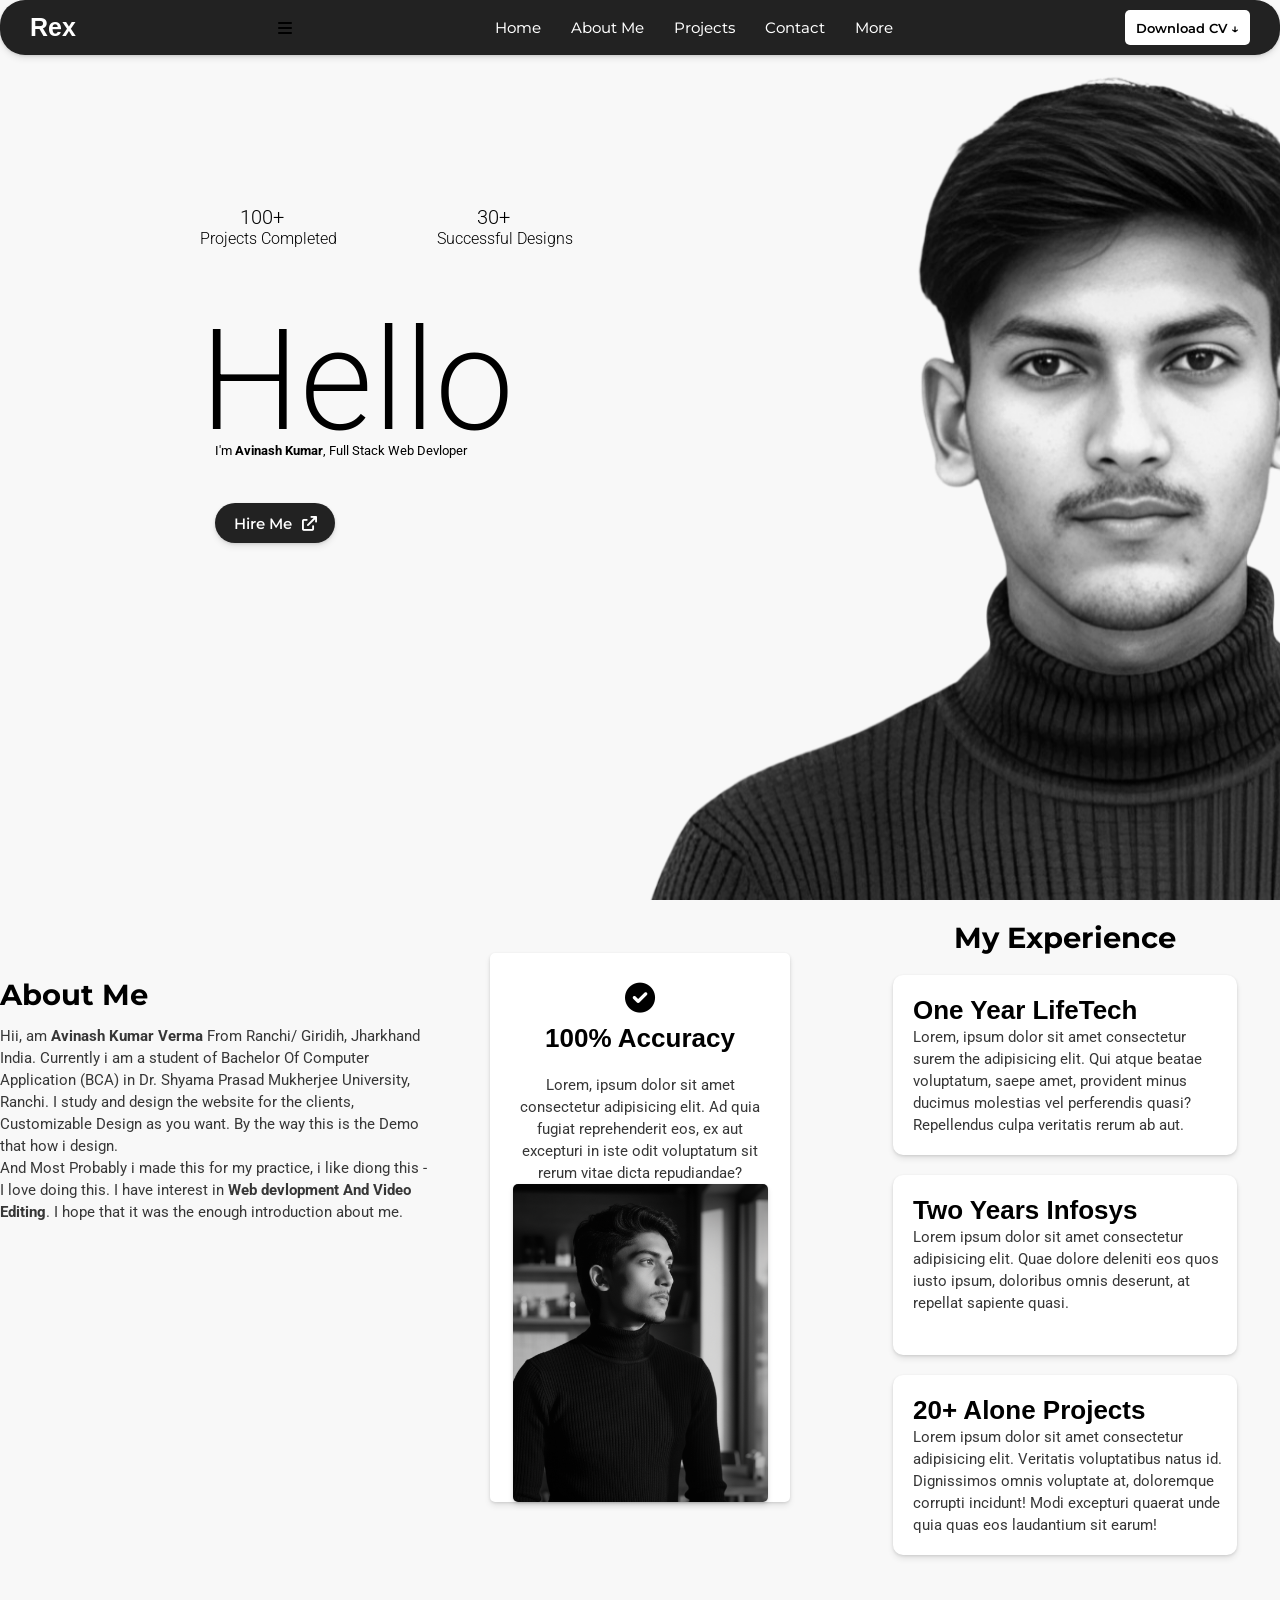
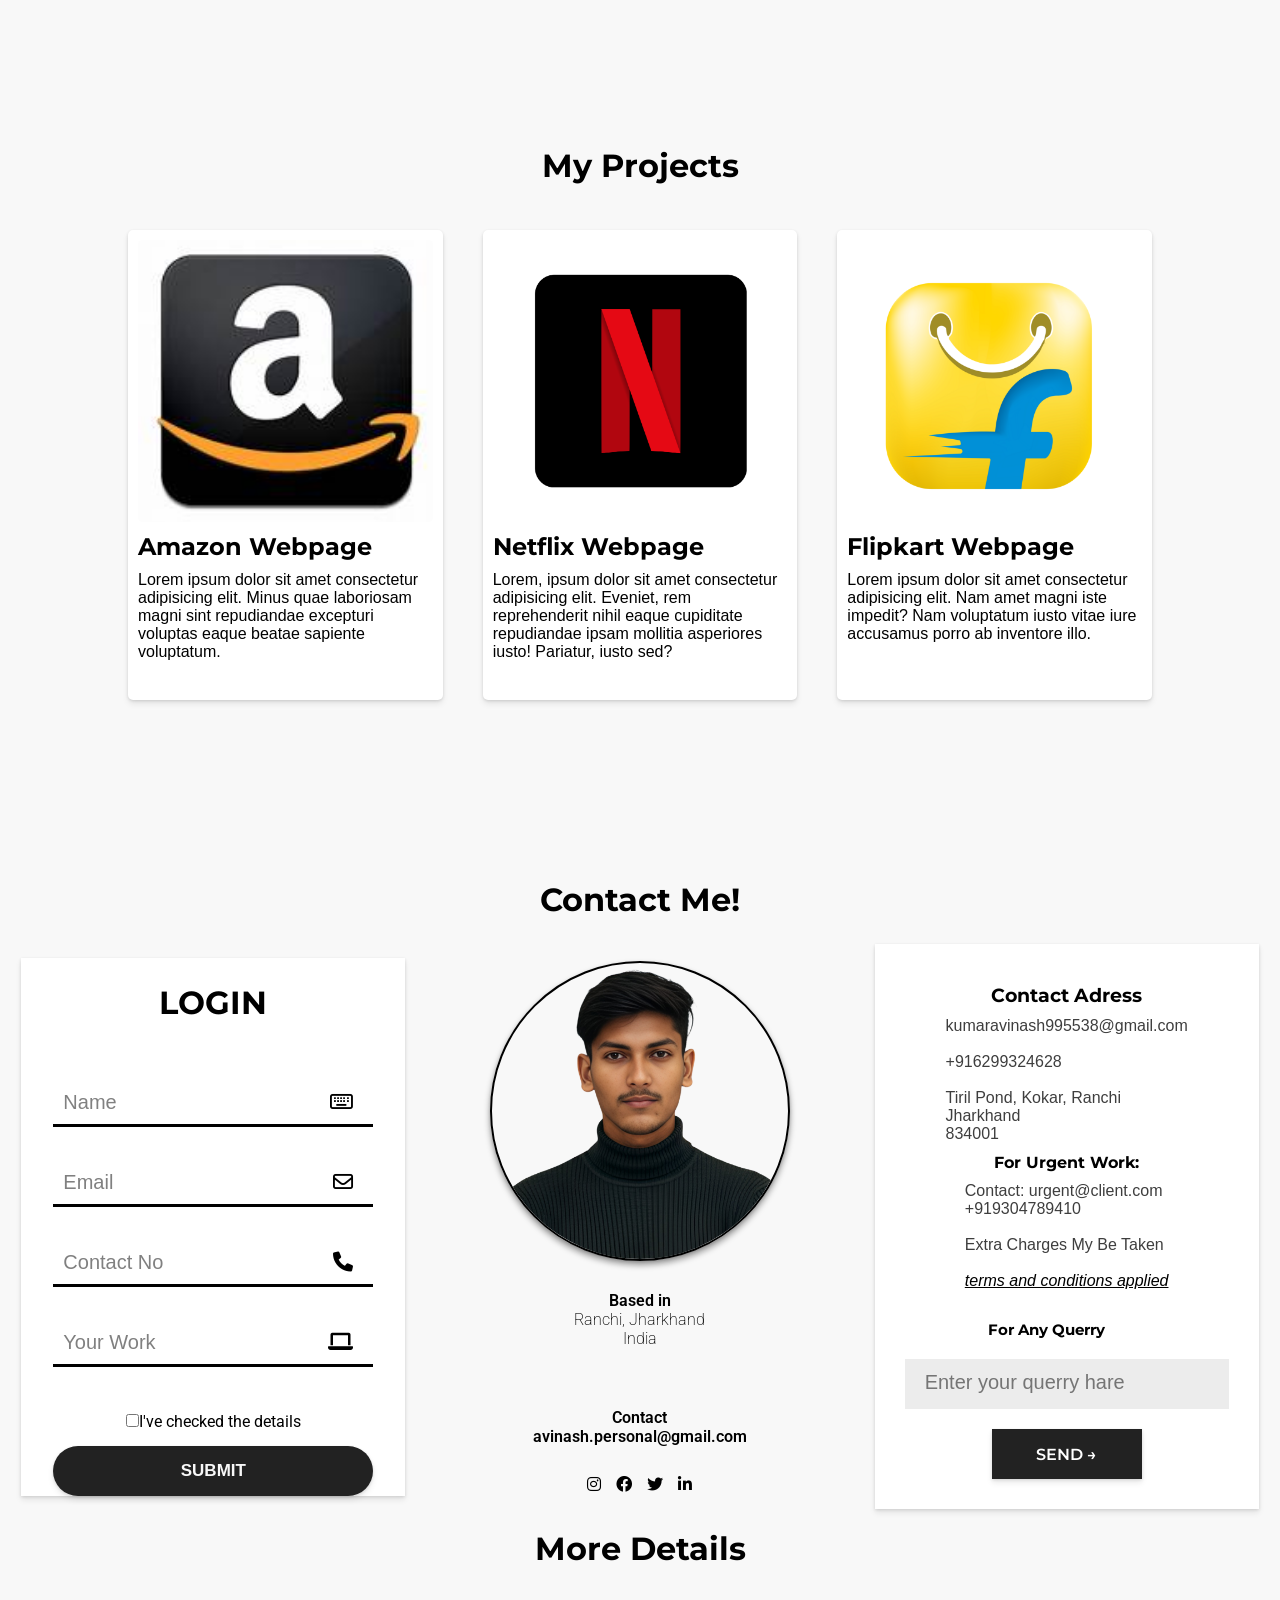
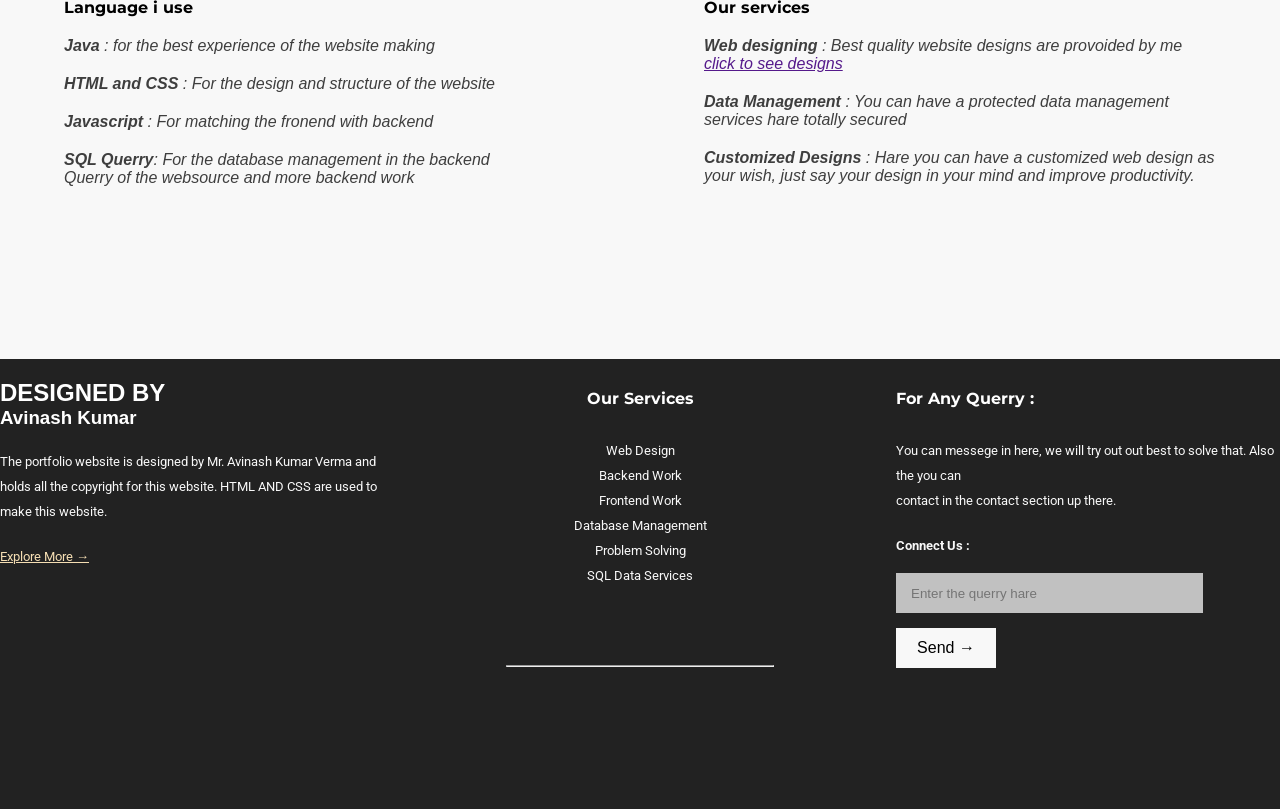
<file: index.html>
<!DOCTYPE html>
<html lang="en">

<head>
    <meta charset="UTF-8">
    <meta name="viewport" content="width=device-width, initial-scale=1.0">
    <title>Portfolio</title>
    <link rel="stylesheet" href="portfolio.css">

    <!-- ================================ Fonts - Montserrat, Poppins, Roboto ================================ -->

    <link rel="preconnect" href="https://fonts.googleapis.com">
    <link rel="preconnect" href="https://fonts.gstatic.com" crossorigin>
    <link
        href="https://fonts.googleapis.com/css2?family=Montserrat:ital,wght@0,100..900;1,100..900&family=Poppins:ital,wght@0,100;0,200;0,300;0,400;0,500;0,600;0,700;0,800;0,900;1,100;1,200;1,300;1,400;1,500;1,600;1,700;1,800;1,900&family=Roboto:ital,wght@0,100..900;1,100..900&display=swap"
        rel="stylesheet">

    <!-- ======================================== CDN links =============================================== -->
    <link href="https://cdnjs.cloudflare.com/ajax/libs/font-awesome/6.0.0-beta3/css/all.min.css" rel="stylesheet">


</head>



<script>
function toggleMenu() {
    document.querySelector(".nav ul").classList.toggle("show");
}
</script>




<body>
    <div id="home" class="home-page">
        <div class="nav">
            <div class="logo">Rex</div>
            <i class="fa-solid fa-bars menu-icon" onclick="toggleMenu()"></i>

            <ul>
                <li><a href="#home">Home</a></li>
                <li><a href="#about">About Me</a></li>
                <li><a href="#projects">Projects</a></li>
                <li><a href="#contact">Contact</a></li>
                <li><a href="#more">More</a></li>
            </ul>
            <button>Download CV  &darr;</button>
        </div>
        <img class="background-img" src="IMAGES/Bw Image.png" alt="Myimage">
        <div class="contents">
            <div class="upper">
            <p><span>100+<br></span>Projects Completed</p>
            <p><span>30+<br></span>Successful Designs</p>
            </div>
            <div class="lower">
            <h1>Hello</h1>
            <p class="down-words">I'm <b>Avinash Kumar</b>, Full Stack Web Devloper</p>
            </div>
            <div class="hire-button">
                Hire Me <i class="fa-solid fa-arrow-up-right-from-square"></i>
            </div>
        </div>
    </div>

<!-- ================================================== About Section ==================================== -->


    <div id="about" class="about-page">
        <div class="about-content">
            <div class="about-info">

                
                <h1>About Me</h1>
                <p>Hii, am <b>Avinash Kumar Verma</b> From Ranchi/ Giridih, Jharkhand India. Currently i am a student of Bachelor Of Computer Application (BCA) in Dr. Shyama Prasad Mukherjee University, Ranchi. I study and design the website for the clients, Customizable Design as you want. By the way this is the Demo that how i design. <br> And Most Probably i made this for my practice, i like diong this - I love doing this. I have interest in <b>Web devlopment And Video Editing</b>. I hope that it was the enough introduction about me.</p>

            </div>
            <div class="img-info">
                <div class="content">
                    <div class="write-content">
                    <div class="icon">
                        <i class="fa-solid fa-circle-check"></i>
                    </div>
                    <h1>100% Accuracy</h1>
                    <p>Lorem, ipsum dolor sit amet consectetur adipisicing elit. Ad quia fugiat reprehenderit eos, ex aut excepturi in iste odit voluptatum sit rerum vitae dicta repudiandae?</p>
                    </div>
                </div>
                <div class="img-sec">
                    <div class="image">
                        <img src="IMAGES/Img 2.png" alt="image">
                    </div>
                </div>
            </div>
            <div class="experience">
                <h1>My Experience</h1>
                <div class="exp"  id="exp1">
                    <h1>One Year LifeTech</h1>
                    <p>Lorem, ipsum dolor sit amet consectetur surem the adipisicing elit. Qui atque beatae voluptatum, saepe amet, provident minus ducimus molestias vel perferendis quasi? Repellendus culpa veritatis rerum ab aut.</p>
                </div>
                <div class="exp" id="exp2">
                    <h1>Two Years Infosys</h1>
                    <p>Lorem ipsum dolor sit amet consectetur adipisicing elit. Quae dolore deleniti eos quos iusto ipsum, doloribus omnis deserunt, at repellat sapiente quasi.</p>
                </div>
                <div class="exp" id="exp3">
                    <h1>20+ Alone Projects</h1>
                    <p>Lorem ipsum dolor sit amet consectetur adipisicing elit. Veritatis voluptatibus natus id. Dignissimos omnis voluptate at, doloremque corrupti incidunt! Modi excepturi quaerat unde quia quas eos laudantium sit earum!</p>
                </div>
            </div>
        </div>
    </div>

    <!-- ======================================= PROJECT SECTION ================================= -->

    <div class="projects" id="projects">
        <h1>My Projects</h1>
        <div class="projects-section">
        <div class="project1" id="project-details">
            <div class="project-image" id="project-image1">
                <img src="IMAGES/Amazon Logo.jpg" alt="amazon">
            </div>
            <div class="project-keywords" id="project-keyword1">
                <h2>Amazon Webpage</h2>
                <p>Lorem ipsum dolor sit amet consectetur adipisicing elit. Minus quae laboriosam magni sint repudiandae excepturi voluptas eaque beatae sapiente voluptatum.</p>
            </div>
        </div>
        <div class="project2" id="project-details">
            <div class="project-image" id="project-image2">
                <img src="IMAGES/Netflix Logo.png" alt="Netflix">
            </div>
            <div class="project-keywords" id="project-keyword2">
                <h2>Netflix Webpage</h2>
                <p>Lorem, ipsum dolor sit amet consectetur adipisicing elit. Eveniet, rem reprehenderit nihil eaque cupiditate repudiandae ipsam mollitia asperiores iusto! Pariatur, iusto sed?</p>
            </div>
        </div>
        <div class="project3" id="project-details">
            <div class="project-image" id="project-image3">
                <img src="IMAGES/Flipkart logo.webp" alt="Flipkart">
            </div>
            <div class="project-keywords" id="project-keyword3">
                <h2>Flipkart Webpage</h2>
                <p>Lorem ipsum dolor sit amet consectetur adipisicing elit. Nam amet magni iste impedit? Nam voluptatum iusto vitae iure accusamus porro ab inventore illo.</p>
            </div>
        </div>
        </div>
    </div>

    <!-- ================================== Contact Section ======================================== -->

    <div class="contact-section" id="contact">
        <h1>Contact Me!</h1>
        <div class="contact-area">
            <div class="contact-form">
                <h1>LOGIN</h1>
                <form action="">
                    <div class="form-group">
                        <input type="text" required>
                        <label for="">Name</label>
                        <i class="fa-regular fa-keyboard"></i>
                    </div>
                    <div class="form-group">
                        <input type="email" required>
                        <label for="">Email</label>
                        <i class="fa-regular fa-envelope"></i>
                    </div>

                    <div class="form-group">
                        <input type="number" required>
                        <label for="">Contact No</label>
                        <i class="fa-solid fa-phone"></i>
                    </div>


                    <div class="form-group">
                        <input type="text" required>
                        <label for="">Your Work</label>
                        <i class="fa-solid fa-laptop"></i>
                    </div>
                    
                    <p><input type="checkbox" required>I've checked the details</p>

                    <input type="button" value="SUBMIT" id="submit-button">
                    
                </form>
            </div>
            <div class="contact-image">
                <div class="image-for-contact">
                    <img src="IMAGES/MY IMAGE.png" alt="My photo">
                </div>
                <p><span>Based in </span><br> Ranchi, Jharkhand <br>India</p>
                <p><span>Contact <br>avinash.personal@gmail.com</span></p>
                <div class="social-icons">
                    <i class="fa-brands fa-instagram" ><a href="#"></a></i>
                    <i class="fa-brands fa-facebook"></i>
                    <i class="fa-brands fa-twitter"></i>
                    <i class="fa-brands fa-linkedin-in"></i>
                </div>
            </div>
            <div class="contact-adress">
                <h3>Contact Adress</h3>
                <p>kumaravinash995538@gmail.com <br><br>+916299324628 <br><br>Tiril Pond, Kokar, Ranchi <br>Jharkhand <br>834001</p>
                <h4>For Urgent Work:</h4>
                <p>Contact: urgent@client.com <br>+919304789410 <br> <br>Extra Charges My Be Taken <br><br><a href="#">terms and conditions applied</a></p>

                <p id="quarry">For Any Querry</p>
                <input type="text" name="text" placeholder="Enter your querry hare">

                <div class="send-button">SEND &rarr;</div>
                
            </div>
        </div>
    </div>

    <!-- ======================================================== More Section ============================== -->

    <div class="more" id="more">
        <h1>More Details</h1>
        <div class="more-area">  
        <div class="side1">
            <h4>Language i use </h4>
            <p><b>Java </b>: for the best experience of the website making</p>
            <p><b>HTML and CSS </b>: For the design and structure of the website</p>
            <p><b>Javascript </b>: For matching the fronend with backend </p>
            <p><b>SQL Querry</b>: For the database management in the backend <br>Querry of the websource and more backend work</p>
        </div>
        <div class="side2">
            <h4>Our services</h4>
            <p><b>Web designing </b>: Best quality website designs are provoided by me <br><a href="">click to see designs</a></p>
            <p><b>Data Management </b>: You can have a protected data management services hare totally secured </p>
            <p><b>Customized Designs </b>: Hare you can have a customized web design as your wish, just say your design in your mind and improve productivity.</p>
        </div>
        </div>
    </div>

<!-- ======================================= FOOTER ============================================ -->
    <footer>
        <div class="footer-section">
            <div class="footer-content">
                <div class="content1">
                    <h2>DESIGNED BY</h2>
                    <h3>Avinash Kumar</h3>
                    <p>The portfolio website is designed by Mr. Avinash Kumar Verma and holds all the copyright for this website. HTML AND CSS are used to make this website. <br> </p>

                    <p><a href="https://www.instagram.com/">Explore More &rarr;</a></p>
                    

                </div>
                <div class="content2">
                    <h4>Our Services</h4>
                    <p>Web Design <br>Backend Work <br>Frontend Work <br>Database Management <br>Problem Solving <br>SQL Data Services</p>

                    <hr>
                    
                </div>
                <div class="content3">
                    <h4>For Any Querry :</h4>
                    <p>You can messege in here, we will try out out best to solve that. Also the you can <br>contact in the contact section up there.</p>
                    <p><b>Connect Us :</b></p>

                    <input type="text" placeholder="Enter the querry hare">
                    <div class="send-button">Send &rarr;</div>
                </div>
            </div>
        </div>
    </footer>


</body>

</html>
</file>
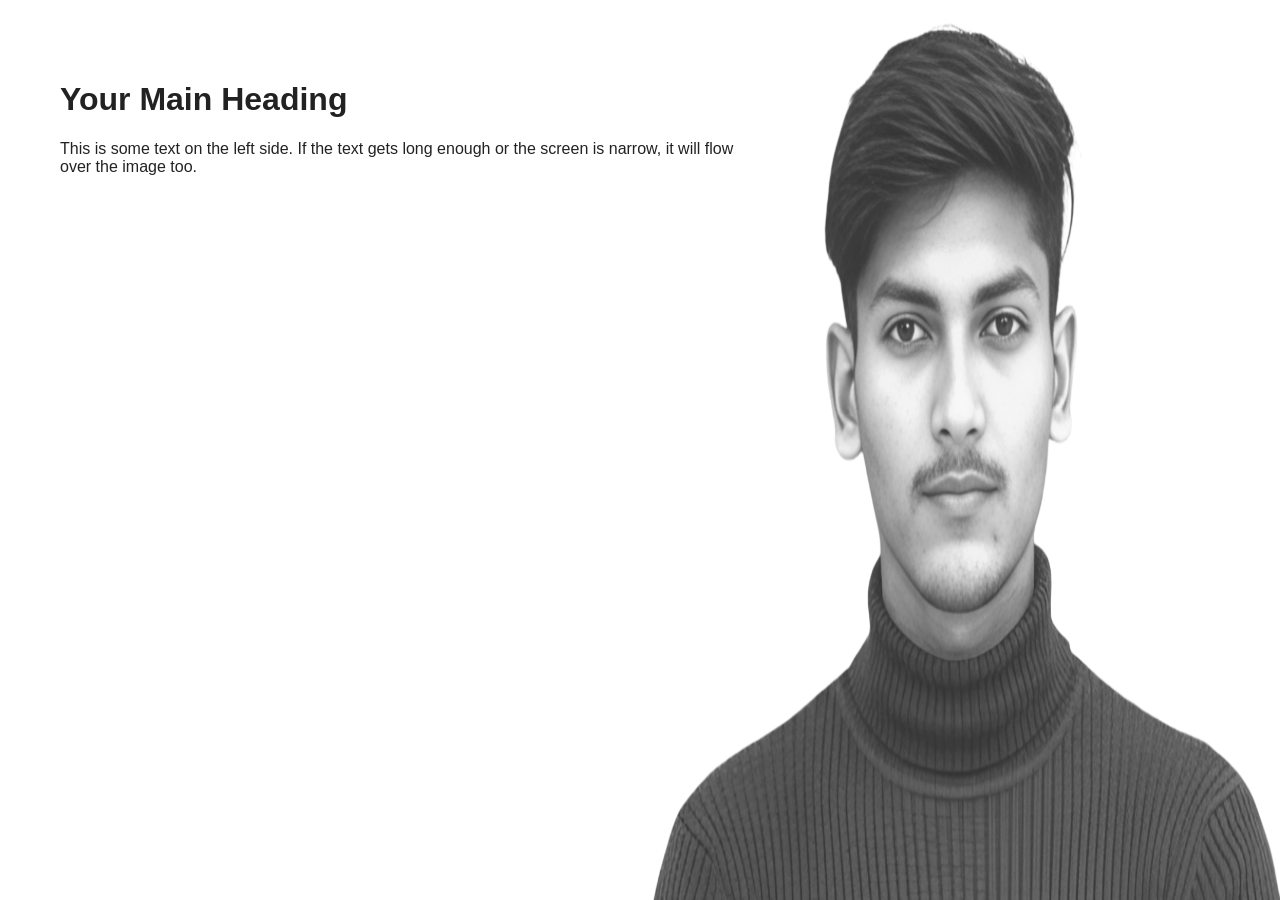
<file: none.html>
<!DOCTYPE html>
<html lang="en">
<head>
  <meta charset="UTF-8">
  <title>Background Image on Right</title>
  <style>
    body {
      margin: 0;
      padding: 0;
      font-family: sans-serif;
      background: white;
      position: relative;
      min-height: 100vh;
      overflow-x: hidden;
    }

    /* Background image on right */
    .bg-image-right {
      position: absolute;
      top: 0;
      right: 0;
      height: 100%;
      width: auto;
      max-width: 50%; /* Control how much space image takes */
      z-index: 0;
      opacity: 0.8; /* Optional: slightly transparent */
    }

    /* Content over everything */
    .content {
      position: relative;
      z-index: 1;
      padding: 60px;
      max-width: 700px;
    }

    h1, p {
      color: #222;
    }
  </style>
</head>
<body>

  <!-- Background Image -->
  <img src="IMAGES/Bw Image.png" alt="Decorative" class="bg-image-right">

  <!-- Text Content -->
  <div class="content">
    <h1>Your Main Heading</h1>
    <p>
      This is some text on the left side. If the text gets long enough or the screen is narrow, it will flow over the image too.
    </p>
  </div>

</body>
</html>
</file>
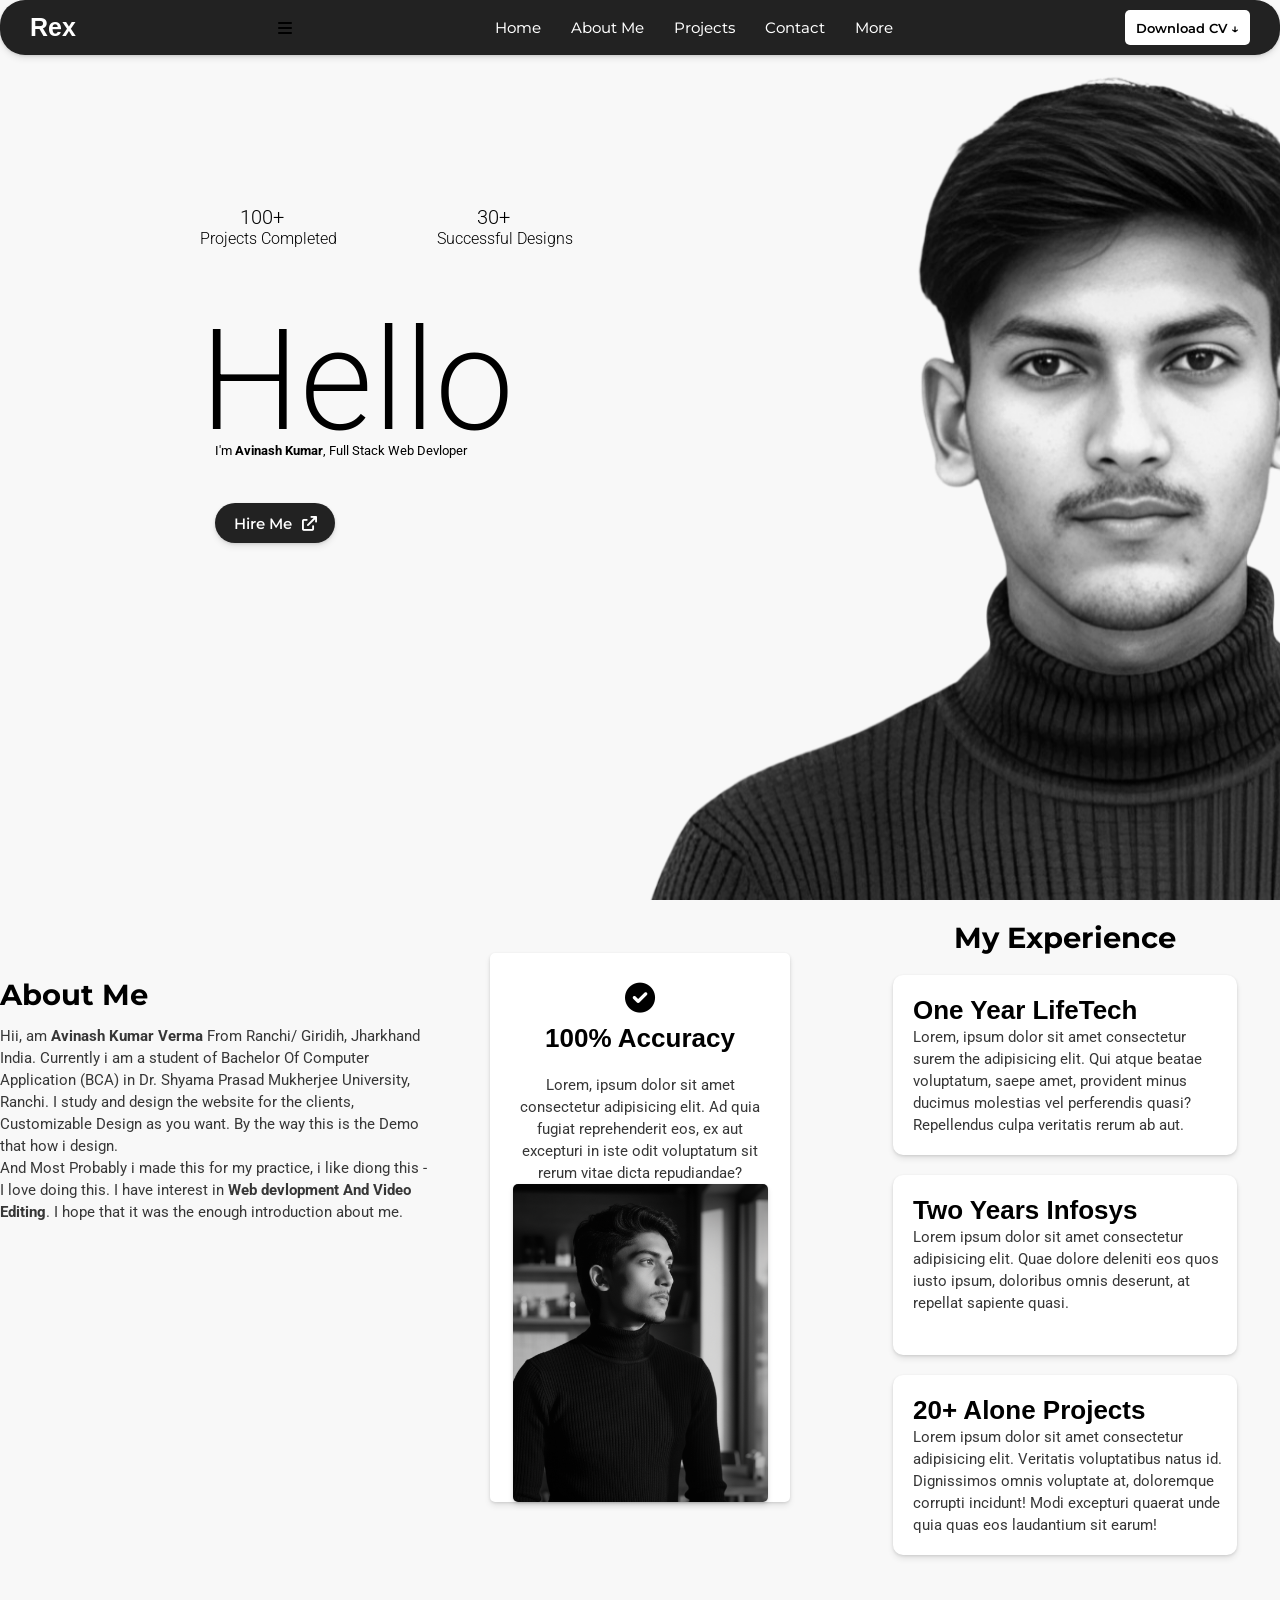
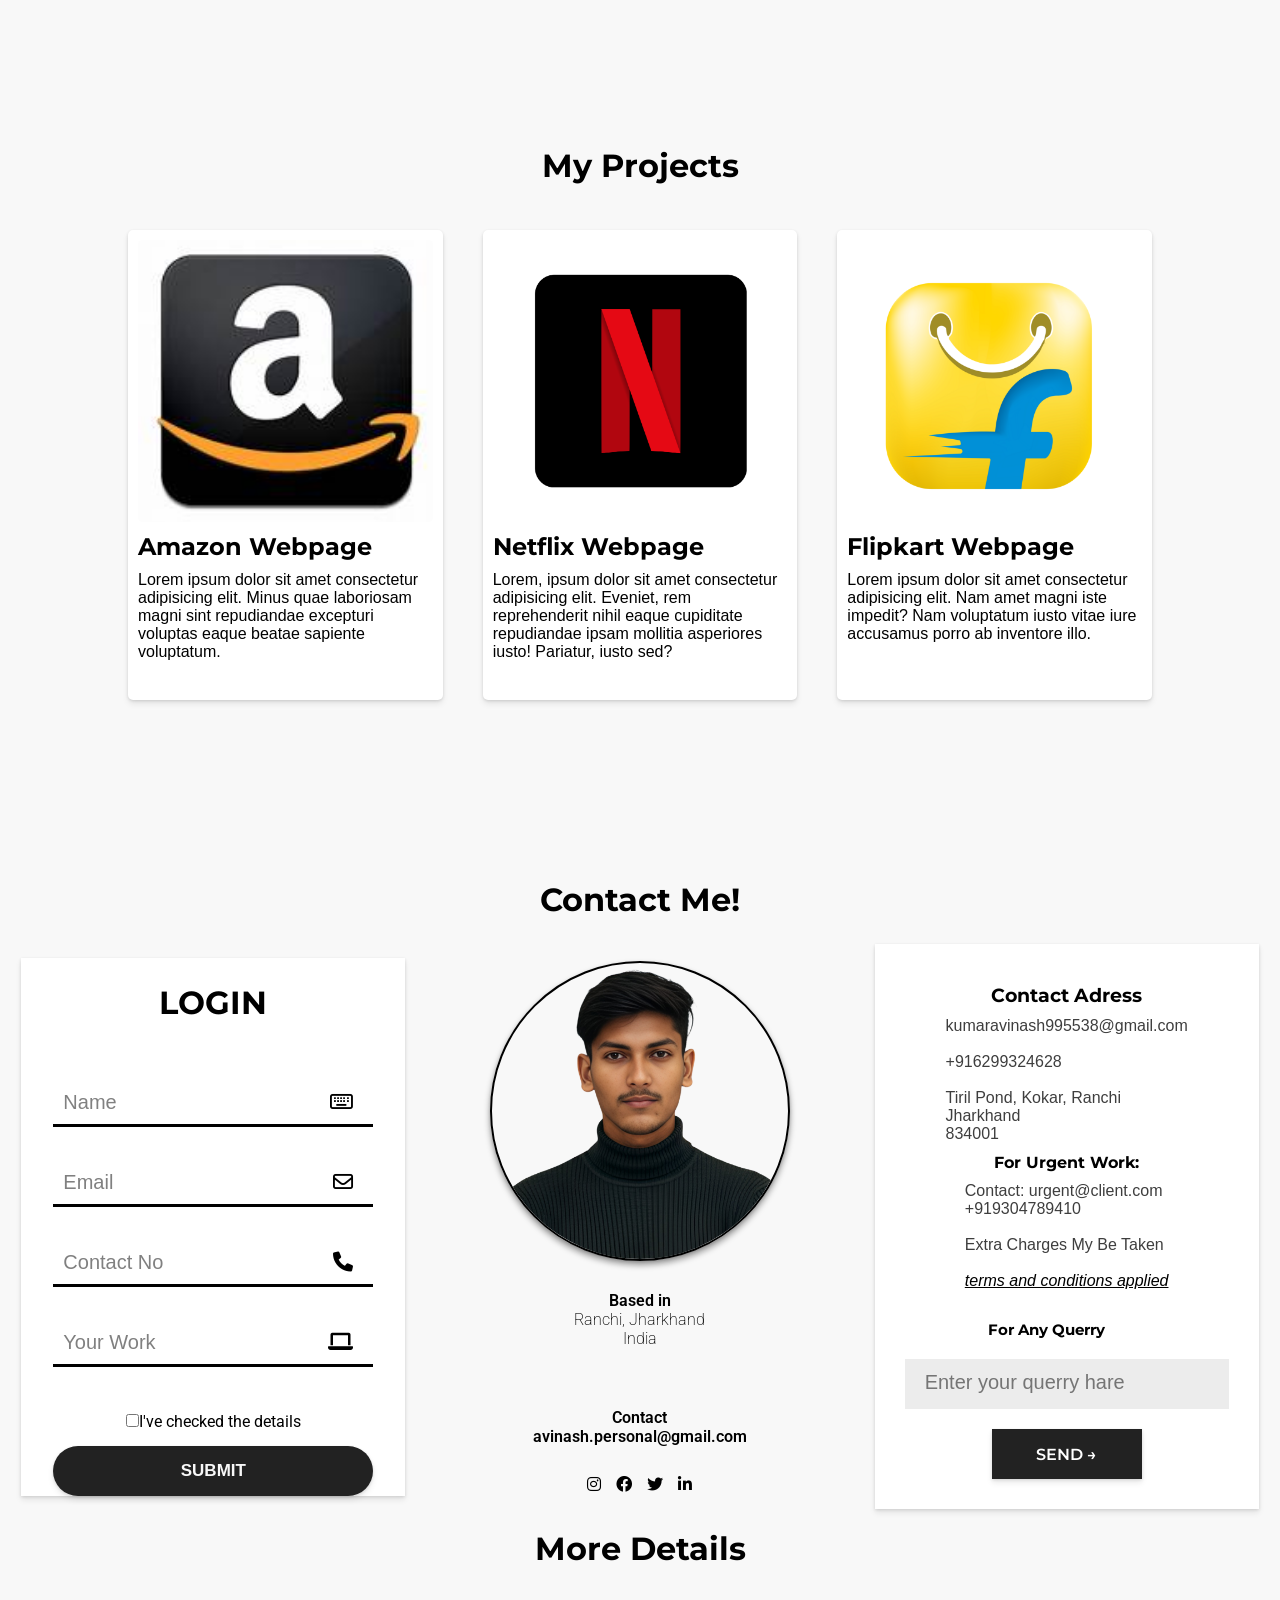
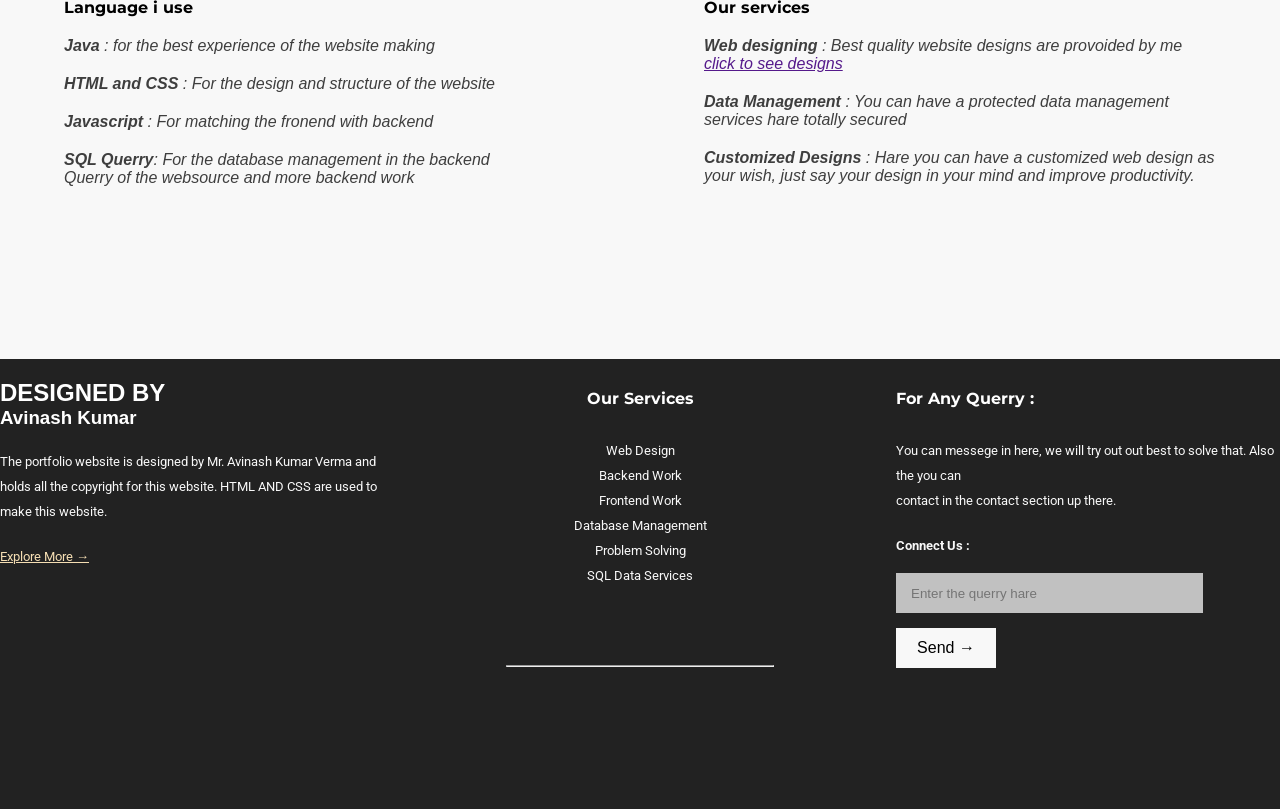
<file: portfolio.html>
<!DOCTYPE html>
<html lang="en">

<head>
    <meta charset="UTF-8">
    <meta name="viewport" content="width=device-width, initial-scale=1.0">
    <title>Portfolio</title>
    <link rel="stylesheet" href="portfolio.css">

    <!-- ================================ Fonts - Montserrat, Poppins, Roboto ================================ -->

    <link rel="preconnect" href="https://fonts.googleapis.com">
    <link rel="preconnect" href="https://fonts.gstatic.com" crossorigin>
    <link
        href="https://fonts.googleapis.com/css2?family=Montserrat:ital,wght@0,100..900;1,100..900&family=Poppins:ital,wght@0,100;0,200;0,300;0,400;0,500;0,600;0,700;0,800;0,900;1,100;1,200;1,300;1,400;1,500;1,600;1,700;1,800;1,900&family=Roboto:ital,wght@0,100..900;1,100..900&display=swap"
        rel="stylesheet">

    <!-- ======================================== CDN links =============================================== -->
    <link href="https://cdnjs.cloudflare.com/ajax/libs/font-awesome/6.0.0-beta3/css/all.min.css" rel="stylesheet">


</head>



<script>
function toggleMenu() {
    document.querySelector(".nav ul").classList.toggle("show");
}
</script>




<body>
    <div id="home" class="home-page">
        <div class="nav">
            <div class="logo">Rex</div>
            <i class="fa-solid fa-bars menu-icon" onclick="toggleMenu()"></i>

            <ul>
                <li><a href="#home">Home</a></li>
                <li><a href="#about">About Me</a></li>
                <li><a href="#projects">Projects</a></li>
                <li><a href="#contact">Contact</a></li>
                <li><a href="#more">More</a></li>
            </ul>
            <button>Download CV  &darr;</button>
        </div>
        <img class="background-img" src="IMAGES/Bw Image.png" alt="Myimage">
        <div class="contents">
            <div class="upper">
            <p><span>100+<br></span>Projects Completed</p>
            <p><span>30+<br></span>Successful Designs</p>
            </div>
            <div class="lower">
            <h1>Hello</h1>
            <p class="down-words">I'm <b>Avinash Kumar</b>, Full Stack Web Devloper</p>
            </div>
            <div class="hire-button">
                Hire Me <i class="fa-solid fa-arrow-up-right-from-square"></i>
            </div>
        </div>
    </div>

<!-- ================================================== About Section ==================================== -->


    <div id="about" class="about-page">
        <div class="about-content">
            <div class="about-info">

                
                <h1>About Me</h1>
                <p>Hii, am <b>Avinash Kumar Verma</b> From Ranchi/ Giridih, Jharkhand India. Currently i am a student of Bachelor Of Computer Application (BCA) in Dr. Shyama Prasad Mukherjee University, Ranchi. I study and design the website for the clients, Customizable Design as you want. By the way this is the Demo that how i design. <br> And Most Probably i made this for my practice, i like diong this - I love doing this. I have interest in <b>Web devlopment And Video Editing</b>. I hope that it was the enough introduction about me.</p>

            </div>
            <div class="img-info">
                <div class="content">
                    <div class="write-content">
                    <div class="icon">
                        <i class="fa-solid fa-circle-check"></i>
                    </div>
                    <h1>100% Accuracy</h1>
                    <p>Lorem, ipsum dolor sit amet consectetur adipisicing elit. Ad quia fugiat reprehenderit eos, ex aut excepturi in iste odit voluptatum sit rerum vitae dicta repudiandae?</p>
                    </div>
                </div>
                <div class="img-sec">
                    <div class="image">
                        <img src="IMAGES/Img 2.png" alt="image">
                    </div>
                </div>
            </div>
            <div class="experience">
                <h1>My Experience</h1>
                <div class="exp"  id="exp1">
                    <h1>One Year LifeTech</h1>
                    <p>Lorem, ipsum dolor sit amet consectetur surem the adipisicing elit. Qui atque beatae voluptatum, saepe amet, provident minus ducimus molestias vel perferendis quasi? Repellendus culpa veritatis rerum ab aut.</p>
                </div>
                <div class="exp" id="exp2">
                    <h1>Two Years Infosys</h1>
                    <p>Lorem ipsum dolor sit amet consectetur adipisicing elit. Quae dolore deleniti eos quos iusto ipsum, doloribus omnis deserunt, at repellat sapiente quasi.</p>
                </div>
                <div class="exp" id="exp3">
                    <h1>20+ Alone Projects</h1>
                    <p>Lorem ipsum dolor sit amet consectetur adipisicing elit. Veritatis voluptatibus natus id. Dignissimos omnis voluptate at, doloremque corrupti incidunt! Modi excepturi quaerat unde quia quas eos laudantium sit earum!</p>
                </div>
            </div>
        </div>
    </div>

    <!-- ======================================= PROJECT SECTION ================================= -->

    <div class="projects" id="projects">
        <h1>My Projects</h1>
        <div class="projects-section">
        <div class="project1" id="project-details">
            <div class="project-image" id="project-image1">
                <img src="IMAGES/Amazon Logo.jpg" alt="amazon">
            </div>
            <div class="project-keywords" id="project-keyword1">
                <h2>Amazon Webpage</h2>
                <p>Lorem ipsum dolor sit amet consectetur adipisicing elit. Minus quae laboriosam magni sint repudiandae excepturi voluptas eaque beatae sapiente voluptatum.</p>
            </div>
        </div>
        <div class="project2" id="project-details">
            <div class="project-image" id="project-image2">
                <img src="IMAGES/Netflix Logo.png" alt="Netflix">
            </div>
            <div class="project-keywords" id="project-keyword2">
                <h2>Netflix Webpage</h2>
                <p>Lorem, ipsum dolor sit amet consectetur adipisicing elit. Eveniet, rem reprehenderit nihil eaque cupiditate repudiandae ipsam mollitia asperiores iusto! Pariatur, iusto sed?</p>
            </div>
        </div>
        <div class="project3" id="project-details">
            <div class="project-image" id="project-image3">
                <img src="IMAGES/Flipkart logo.webp" alt="Flipkart">
            </div>
            <div class="project-keywords" id="project-keyword3">
                <h2>Flipkart Webpage</h2>
                <p>Lorem ipsum dolor sit amet consectetur adipisicing elit. Nam amet magni iste impedit? Nam voluptatum iusto vitae iure accusamus porro ab inventore illo.</p>
            </div>
        </div>
        </div>
    </div>

    <!-- ================================== Contact Section ======================================== -->

    <div class="contact-section" id="contact">
        <h1>Contact Me!</h1>
        <div class="contact-area">
            <div class="contact-form">
                <h1>LOGIN</h1>
                <form action="">
                    <div class="form-group">
                        <input type="text" required>
                        <label for="">Name</label>
                        <i class="fa-regular fa-keyboard"></i>
                    </div>
                    <div class="form-group">
                        <input type="email" required>
                        <label for="">Email</label>
                        <i class="fa-regular fa-envelope"></i>
                    </div>

                    <div class="form-group">
                        <input type="number" required>
                        <label for="">Contact No</label>
                        <i class="fa-solid fa-phone"></i>
                    </div>


                    <div class="form-group">
                        <input type="text" required>
                        <label for="">Your Work</label>
                        <i class="fa-solid fa-laptop"></i>
                    </div>
                    
                    <p><input type="checkbox" required>I've checked the details</p>

                    <input type="button" value="SUBMIT" id="submit-button">
                    
                </form>
            </div>
            <div class="contact-image">
                <div class="image-for-contact">
                    <img src="IMAGES/MY IMAGE.png" alt="My photo">
                </div>
                <p><span>Based in </span><br> Ranchi, Jharkhand <br>India</p>
                <p><span>Contact <br>avinash.personal@gmail.com</span></p>
                <div class="social-icons">
                    <i class="fa-brands fa-instagram" ><a href="#"></a></i>
                    <i class="fa-brands fa-facebook"></i>
                    <i class="fa-brands fa-twitter"></i>
                    <i class="fa-brands fa-linkedin-in"></i>
                </div>
            </div>
            <div class="contact-adress">
                <h3>Contact Adress</h3>
                <p>kumaravinash995538@gmail.com <br><br>+916299324628 <br><br>Tiril Pond, Kokar, Ranchi <br>Jharkhand <br>834001</p>
                <h4>For Urgent Work:</h4>
                <p>Contact: urgent@client.com <br>+919304789410 <br> <br>Extra Charges My Be Taken <br><br><a href="#">terms and conditions applied</a></p>

                <p id="quarry">For Any Querry</p>
                <input type="text" name="text" placeholder="Enter your querry hare">

                <div class="send-button">SEND &rarr;</div>
                
            </div>
        </div>
    </div>

    <!-- ======================================================== More Section ============================== -->

    <div class="more" id="more">
        <h1>More Details</h1>
        <div class="more-area">  
        <div class="side1">
            <h4>Language i use </h4>
            <p><b>Java </b>: for the best experience of the website making</p>
            <p><b>HTML and CSS </b>: For the design and structure of the website</p>
            <p><b>Javascript </b>: For matching the fronend with backend </p>
            <p><b>SQL Querry</b>: For the database management in the backend <br>Querry of the websource and more backend work</p>
        </div>
        <div class="side2">
            <h4>Our services</h4>
            <p><b>Web designing </b>: Best quality website designs are provoided by me <br><a href="">click to see designs</a></p>
            <p><b>Data Management </b>: You can have a protected data management services hare totally secured </p>
            <p><b>Customized Designs </b>: Hare you can have a customized web design as your wish, just say your design in your mind and improve productivity.</p>
        </div>
        </div>
    </div>

<!-- ======================================= FOOTER ============================================ -->
    <footer>
        <div class="footer-section">
            <div class="footer-content">
                <div class="content1">
                    <h2>DESIGNED BY</h2>
                    <h3>Avinash Kumar</h3>
                    <p>The portfolio website is designed by Mr. Avinash Kumar Verma and holds all the copyright for this website. HTML AND CSS are used to make this website. <br> </p>

                    <p><a href="https://www.instagram.com/">Explore More &rarr;</a></p>
                    

                </div>
                <div class="content2">
                    <h4>Our Services</h4>
                    <p>Web Design <br>Backend Work <br>Frontend Work <br>Database Management <br>Problem Solving <br>SQL Data Services</p>

                    <hr>
                    
                </div>
                <div class="content3">
                    <h4>For Any Querry :</h4>
                    <p>You can messege in here, we will try out out best to solve that. Also the you can <br>contact in the contact section up there.</p>
                    <p><b>Connect Us :</b></p>

                    <input type="text" placeholder="Enter the querry hare">
                    <div class="send-button">Send &rarr;</div>
                </div>
            </div>
        </div>
    </footer>


</body>

</html>
</file>
<file: portfolio.css>
* {
    margin: 0;
    padding: 0;
    box-sizing: border-box;

}

html,
body {
    background-color: #f8f8f8;
    scroll-behavior: smooth;
}

p,
h1 {
    font-family: "Roboto", sans-serif;

}


.nav {
    height: 55px;
    width: 1280px;
    background-color: #222222;
    display: flex;
    justify-content: space-between;
    align-items: center;
    border-radius: 25px;
    margin: auto;
    box-shadow: 0 1px 3px rgba(0, 0, 0, 0.12), 0 4px 6px rgba(0, 0, 0, 0.08);
    top: 0;

}


.nav li a {
    text-decoration: none;
    list-style: none;
    display: inline-block;
    color: white;
    font-family: "MOntserrat", sans-serif;
    font-size: 15px;
    margin-right: 30px;
    font-weight: 450;
}

.nav ul {
    list-style: none;
    display: flex;

}

.logo {
    font-size: 25px;
    font-family: "inter", sans-serif;
    margin-left: 30px;
    color: white;
    font-weight: 700;
    cursor: pointer;
}

.nav button {
    height: 35px;
    width: 125px;
    background-color: white;
    border-radius: 5px;
    font-size: 13px;
    font-weight: 600;
    margin-right: 30px;
    border: none;
    font-family: "Montserrat", sans-serif;
    cursor: pointer;
    transition: 0.3s ease;

}

button:hover {
    background-color: wheat;
}

.home-page {
    height: 100vh;
    width: 100%;
    position: relative;

}

.home-page .background-img {
    height: calc(100% - 55px);
    width: auto;
    margin-left: 630px;
    position: absolute;

}

.contents {
    position: relative;
    margin-left: 200px;

}

.contents h1 {
    font-size: 11vw;
    font-family: "Roboto", sans-serif;
    font-weight: 270;
    margin-top: 50px;

}

.down-words {
    font-size: 13px;
    margin-bottom: 2vw;
    font-weight: 400;
    height: 10px;
    width: auto;
    margin-left: 15px;
    margin-top: -20px;
}

.upper {
    display: flex;
    gap: 100px;
    margin-top: 150px;
}

.upper span {
    font-size: 20px;
    margin-left: 40px;

}

.upper p {
    font-family: "Roboto", sans-serif;
    font-weight: 300;

}

.hire-button {
    height: 40px;
    width: 120px;
    background-color: #222222;
    color: white;
    font-size: 15px;
    font-weight: 550;
    font-family: "Montserrat", sans-serif;
    border-radius: 25px;
    border: none;
    margin-top: 50px;
    display: flex;
    margin-left: 15px;
    gap: 10px;
    align-items: center;
    justify-content: center;
    cursor: pointer;
    box-shadow: 0 1px 3px rgba(0, 0, 0, 0.12), 0 4px 6px rgba(0, 0, 0, 0.08);
    transition: 0.3s ease;
}

.hire-button:hover {
    background-color: wheat;
    color: black;
}

/* ========================================= About Secton ========================== */
.about-page {
    height: auto;
    width: 100%;

}

.about-content {
    height: 100%;
    width: 1280px;
    margin: auto;
    display: flex;
    align-items: center;
    justify-content: space-between;
}

.about-info {
    height: 100%;
    width: 430px;
    /* border: 1px solid black; */
    margin-bottom: 300px;

}

.about-info h1 {
    font-size: 2.3vw;
    font-family: "MOntserrat", sans-serif;
    padding-top: 5vh;
    padding-bottom: 1vw;
}

.about-content p {
    font-size: 15px;
    font-family: "Roboto", sans-serif;
    font-weight: 400;
    line-height: 22px;
    color: rgb(55, 55, 55);
}

.img-info {
    height: 90%;
    width: 300px;
    /* border: 1px solid black; */
    border-radius: 5px;
    background-color: white;
    box-shadow: 0 1px 3px rgba(0, 0, 0, 0.12), 0 4px 6px rgba(0, 0, 0, 0.08);
}

.img-info .content {
    height: 45%;
    width: 100%;

}

.img-info .img-sec {
    height: 55%;
    width: 100%;
    display: flex;
    align-items: center;
    justify-content: center;

}

.img-info .img-sec .image {
    height: 80%;
    width: 85%;
    /* border: 1px solid black; */
    border-radius: 5px;
    overflow: hidden;
    box-shadow: 0 1px 3px rgba(0, 0, 0, 0.12), 0 4px 6px rgba(0, 0, 0, 0.08);
}

.experience {
    height: 100%;
    width: 430px;
    /* border: 1px solid black; */
    display: flex;
    flex-direction: column;
    justify-content: space-around;
    gap: 20px;
    align-items: center;
}

.img-sec .image img {
    object-fit: cover;
    height: 100%;
    width: 100%;
    display: block;

}

.img-info .content .write-content .icon {
    height: 50px;
    width: 50px;
    border-radius: 50%;
    margin: auto;
    margin-top: 20px;
    display: flex;
    align-items: center;
    justify-content: center;
}

.write-content {
    height: 100%;
    width: 85%;
    margin: auto;
    /* border: 1px solid black; */

}

.write-content .icon i {
    font-size: 30px;
}

.write-content h1 {
    font-size: 26px;
    font-weight: 600;
    font-family: "Monsterrat", sans-serif;
    text-align: center;

}

.write-content p {
    margin-top: 20px;
    text-align: center;
}

.experience .exp {
    height: 180px;
    width: 80%;
    gap: 20px;
    /* border: 1px solid black; */
    border-radius: 10px;
    background-color: white;
    box-shadow: 0 1px 3px rgba(0, 0, 0, 0.12), 0 4px 6px rgba(0, 0, 0, 0.08);
}

.experience h1 {
    margin-top: 20px;
    font-size: 2.3vw;
    /* font-weight: 600; */
    font-family: "Montserrat", sans-serif;
}

.experience .exp h1 {
    font-size: 26px;
    font-weight: 600;
    font-family: "Monsterrat", sans-serif;
    /* text-align: center; */
    padding-left: 20px;
}

.experience .exp p {
    /* text-align: center; */
    padding-left: 20px;
    padding-right: 15px;
}




/* ======================================== PROJECT SECTION ===================================== */


.projects {
    height: 100vh;
    width: 100%;
    display: flex;
    flex-direction: column;
    align-items: center;
    justify-content: center;
    /* border: 1px solid black; */
    gap: 30px;
}

.projects h1 {
    font-family: "montserrat", sans-serif;
    margin-bottom: 50px;
}

.projects-section {
    display: flex;
    align-items: center;
    justify-content: center;
    gap: 40px;
    height: 400px;
    width: 80%;

}

.projects #project-details {
    height: 470px;
    width: 350px;
    /* border: 1px solid black; */
    border-radius: 5px;
    box-shadow: 0 1px 3px rgba(0, 0, 0, 0.12), 0 4px 6px rgba(0, 0, 0, 0.08);
    background-color: white;
}

.projects-section .project-keywords {
    height: 35%;
    /* border: 1px solid black; */

}

.projects-section .project-image {
    height: 60%;
    margin: 10px 10px 10px 10px;
    /* border: 1px solid black; */
    border-radius: 5px;
    overflow: hidden;
}

.project-image img {
    height: 100%;
    width: 100%;
    object-fit: cover;
}

.projects-section h2 {
    margin-left: 10px;
    margin-right: 10px;
    font-family: "Montserrat", sans-serif;
}

.projects-section p {
    margin-left: 10px;
    margin-right: 10px;
    font-family: sans-serif;
    margin-top: 10px;
}

/* ==================================== Contact Section ==================================== */

.contact-section {
    height: auto;
    width: 100%;
    /* border: 1px solid black; */
    display: flex;
    align-items: center;
    justify-content: center;
    flex-direction: column;
}

.contact-section h1 {
    margin-top: 25px;
    margin-bottom: 25px;
    font-family: "Montserrat", sans-serif;
}

/* ------------------------------------------------------------------------------------ */

.contact-area {
    height: 100%;
    width: 1280px;
    /* border: 1px solid black; */
    display: flex;
    align-items: center;
    justify-content: space-around;

}

.contact-form,
.contact-image,
.contact-adress {
    height: 97%;
    width: 30%;
    /* border: 1px solid black; */
    box-shadow: 0 1px 3px rgba(0, 0, 0, 0.12), 0 4px 6px rgba(0, 0, 0, 0.08);
    background-color: white;
}

.contact-image {
    background-color: #f8f8f8;
    box-shadow: none;
    display: flex;
    flex-direction: column;
    align-items: center;
}

.contact-form {
    display: flex;
    flex-direction: column;
    justify-content: center;
    align-items: center;
    font-family: sans-serif;

}

.form-group {
    background-color: red;
    width: 320px;
    margin: 30px 0;
    position: relative;
}

.form-group input {
    width: 100%;
    height: 50px;
    border: none;
    border-bottom: 3px solid black;
    outline: none;
    font-size: 20px;
    padding: 0 30px 0 10px;
}

input:focus~label,
input:valid~label {
    top: -5px;
}

.form-group label {
    position: absolute;
    top: 50%;
    left: 10px;
    transform: translateY(-50%);
    font-size: 20px;
    color: gray;
    transition: 0.5s ease;
}

.form-group i {
    position: absolute;
    top: 50%;
    right: 20px;
    font-size: 20px;
    transform: translateY(-50%);
}

.contact-form p {
    text-align: center;
    padding: 15px 0;
}

.contact-form #submit-button {
    height: 50px;
    width: 100%;
    background-color: #222222;
    border-radius: 40px;
    color: #f8f8f8;
    font-size: 17px;
    border: none;
    font-weight: 550;
    cursor: pointer;
    transition: 0.3s ease;
    box-shadow: 0 1px 3px rgba(0, 0, 0, 0.12), 0 4px 6px rgba(0, 0, 0, 0.08);
}

#submit-button:hover {
    background-color: wheat;
    color: black;
}

/* ---------------------------------------------------------------------------------- */


.contact-image .image-for-contact {
    height: 300px;
    width: 300px;
    border-radius: 50%;
    border: 2px solid black;
    box-shadow: 0 1px 3px rgba(0, 0, 0, 0.12), 0 4px 6px rgba(0, 0, 0, 0.4);
    overflow: hidden;
}

.image-for-contact img {
    height: 100%;
    width: 100%;
    object-fit: cover;
    display: block;
}

.contact-image p {
    padding: 30px 0;
    font-weight: 200;
    text-align: center;
}

.contact-image p span {
    font-weight: 600;
}

.contact-image .social-icons {
    display: flex;
    gap: 15px;

    i {
        cursor: pointer;
    }
}

/* ------------------------------------------------------------------------ */

.contact-adress {
    display: flex;
    align-items: center;
    flex-direction: column;
    padding: 30px 30px;

}

.contact-adress p {
    font-family: sans-serif;
    font-weight: 250;
    color: rgb(62, 62, 62);

    a {
        color: black;
        font-style: italic;
    }
}

.contact-adress h3,
h4 {
    font-family: "montserrat", sans-serif;
    padding: 10px 0;

}

#quarry {
    font-size: 15px;
    font-weight: 700;
    color: black;
    font-family: "Montserrat", sans-serif;
    margin-top: 30px;
    margin-right: 40px;
    text-align: start;
}

.contact-adress input {
    height: 50px;
    width: 100%;
    margin-top: 20px;
    background-color: rgb(236, 236, 236);
    border: none;
    padding: 0 20px;
}

.contact-adress input::placeholder {
    font-size: 20px;
}

.contact-adress .send-button {
    height: 50px;
    width: 150px;
    background-color: #222222;
    color: white;
    display: flex;
    justify-content: center;
    align-items: center;
    box-shadow: 0 1px 3px rgba(0, 0, 0, 0.12), 0 4px 6px rgba(0, 0, 0, 0.08);
    font-family: "montserrat", sans-serif;
    margin-top: 20px;
    font-weight: 600;
    transition: 0.5s ease;
    cursor: pointer;

}

.contact-adress .send-button:hover {
    background-color: wheat;
    color: black;
}


/* ===================================================== More Section ================================ */

.more {
    height: 50vh;
    width: 100%;
    display: flex;
    flex-direction: column;
    justify-content: space-around;
    align-items: center;

}

.more h1 {
    padding: 20px 0;
    font-family: "montserrat", sans-serif;
}

.more p {
    color: rgb(62, 62, 62);
    font-family: sans-serif;
    padding: 10px 0;
    font-style: italic;
}

.more-area {
    height: 100%;
    width: 1280px;
    /* border: 1px solid black; */
    display: flex;
    align-items: center;
    justify-content: space-around;
}

.side1,
.side2 {
    height: 100%;
    width: 40%;
    /* border: 1px solid black; */

}


/* ================================================= FOOTER ===================================== */

.footer-section {
    height: 50vh;
    width: 100%;
    background-color: #222222;
    display: flex;
    align-items: center;
    justify-content: center;
}

.footer-content {
    height: 100%;
    width: 1280px;
    /* border: 1px solid white; */
    font-family: sans-serif;
    color: white;
    padding: 20px 0;
    display: flex;
    justify-content: space-between;
}

.footer-content p {
    color: #f8f8f8;
    font-size: 13px;
    margin-top: 20px;
    line-height: 25px;

    a {
        color: wheat;
    }
}

.footer-content .content1,
.content2,
.content3 {
    height: 100%;
    width: 30%;
    /* border: 1px solid black; */
}

.content2 {
    text-align: center;
}

.content2 hr {

    margin: auto;
    margin-top: 20%;
    width: 70%;

}

.content3 input {
    height: 40px;
    width: 80%;
    border: none;
    outline: none;
    background-color: rgb(193, 193, 193);
    margin-top: 15px;
    margin-bottom: 15px;
    padding: 15px;
}

.content3 .send-button {

    height: 40px;
    width: 100px;
    display: flex;
    align-items: center;
    justify-content: center;
    background-color: #f8f8f8;
    color: black;
    cursor: pointer;
    transition: 0.5s ease;
    

}

.footer-content .send-button:hover{
    background-color: wheat;
    color: black;
}

/* ------------------------------------ Responsive --------------------------------- */
/* ======================================================================================= */

@media (max-width: 600px) {

    /* NAVBAR */
    .nav {
        width: 100%;
        border-radius: 0;
        padding: 0 15px;
        height: 70px;
    }

    .logo {
        font-size: 40px;
    }

    .nav ul {
        display: none;
        flex-direction: column;
        width: 100%;
        background: #222222b3;
        backdrop-filter: blur(10px);
        border-bottom-left-radius: 25px;
        border-bottom-right-radius: 25px;
        margin-top: 25px;
        padding: 15px 0;
        position: absolute;
        top: 55px;
        left: 0;
        z-index: 999;
    }

    .nav ul.show {
        display: flex;

    }

    .nav ul li a {
        margin: 10px 0;
        font-size: 20px;
        font-weight: 500;
        text-align: center;
    }

    /* show hamburger icon on mobile */
    .menu-icon {
        display: block;
        font-size: 32px;
        color: #fff;
        margin-right: 20px;
        cursor: pointer;
        z-index: 1000;
    }

    /* hide CV button */
    .nav button {
        display: none;
    }


    /* HOME PAGE */
    .home-page {
        height: auto;
        padding-bottom: 40px;
        text-align: center;
    }

    .about-content h1 {
        font-size: 35px;
        font-weight: 700;

    }

    .about-content p {
        font-size: 22px;
        line-height: 20px;
    }

    .home-page .background-img {
        position: static;
        width: 250px;
        height: 250px;
        margin: 20px auto;
        border-radius: 50%;
        object-fit: cover;
        display: block;
        box-shadow:
            0 1px 3px rgba(0, 0, 0, 0.12),
            0 4px 6px rgba(0, 0, 0, 0.25);
        border: 1px solid #222;
    }

    .contents {
        margin-left: 0;
        text-align: center;
    }

    .upper {
        flex-direction: column;
        gap: 20px;
        margin-top: 25px;
        font-size: 20px;

        span {
            margin-left: -8px;
        }
    }

    .contents h1 {
        font-size: 20vw;
        padding: 12px 0;
        font-weight: 300;
    }

    .lower p {
        font-size: 20px;
    }

    .hire-button {
        margin: 25px auto;
        height: 70px;
        width: 190px;
        border-radius: 40px;
        font-size: 22px;
        margin-top: 40px;
    }


    /* ABOUT SECTION */
    .about-content {
        flex-direction: column;
        width: 100%;
        padding: 20px;
        gap: 20px;
        height: auto;
    }

    .about-info,
    .img-info,
    .experience {
        width: 100%;
        height: auto;
    }

    .experience {
        gap: 20px;
    }

    .about-info {
        margin-bottom: 0;
    }

    .experience .exp {
        height: auto !important;
        padding: 15px;
    }


    /* PROJECTS FIX */
    .projects {
        height: auto;
        padding: 50px 0;
        width: 100%;
    }

    .projects-section {
        flex-direction: column;
        height: auto;
        width: 100%;
        gap: 30px;
    }

    .project-keywords p {
        font-size: 20px;
        line-height: 25px;
    }

    #project-details {
        width: 90%;
        height: auto;
    }

    .project-image {
        height: 200px !important;
    }


    /* CONTACT SECTION */
    .contact-area {
        flex-direction: column;
        width: 100%;
        padding: 10px;
        gap: 25px;
    }

    .contact-form,
    .contact-image,
    .contact-adress {
        width: 100%;

    }

    .contact-adress p {
        font-size: 20px;
        line-height: 25px;
    }

    .contact-adress h3 {
        font-size: 30px;
    }

    .contact-adress h4 {
        font-size: 22px;
    }

    .contact-image p {
        font-size: 20px;
        font-weight: 300;
    }

    .contact-adress {
        height: auto;

        #quarry {
            font-size: 20px;
        }
    }

    .contact-adress input {
        height: 60px;
        width: 100%;

    }


    /* MORE SECTION FIX */
    .more {
        height: auto;
        padding: 40px 0;

        p {
            font-size: 22px;
            line-height: 25px;
        }

        h4 {
            font-size: 25px;
        }
    }

    .more-area {
        flex-direction: column;
        width: 100%;
        gap: 20px;
        padding-bottom: 40px;
    }

    .side1,
    .side2 {
        width: 90%;
    }


    /* FOOTER FIX */
    .footer-section {
        height: auto;
        padding: 25px 0;
    }

    footer .footer-section {

        .content1,
        .content2,
        .content3 {

            height: auto;
            width: auto;
        }

        p {
            font-size: 20px;
            line-height: 20px;
        }

        h2 {
            font-size: 25px;
        }

        h3 {
            font-size: 23px;

        }

        h4 {
            font-size: 21px;
        }
    }

    .footer-content .content3 input {
        height: 60px;
        width: 90%;
        padding: 0 20px;
    }
    .content3 input::placeholder{
        font-size: 20px;
    }
    .footer-content .send-button{
        height: 60px;
        width: 140px;
        margin-left: 30px;
    }
    .footer-content {
        flex-direction: column;
        text-align: center;
        gap: 25px;
        width: 100%;

    }
    

    .footer-content>div {
        width: 100%;
    }

}
</file>
